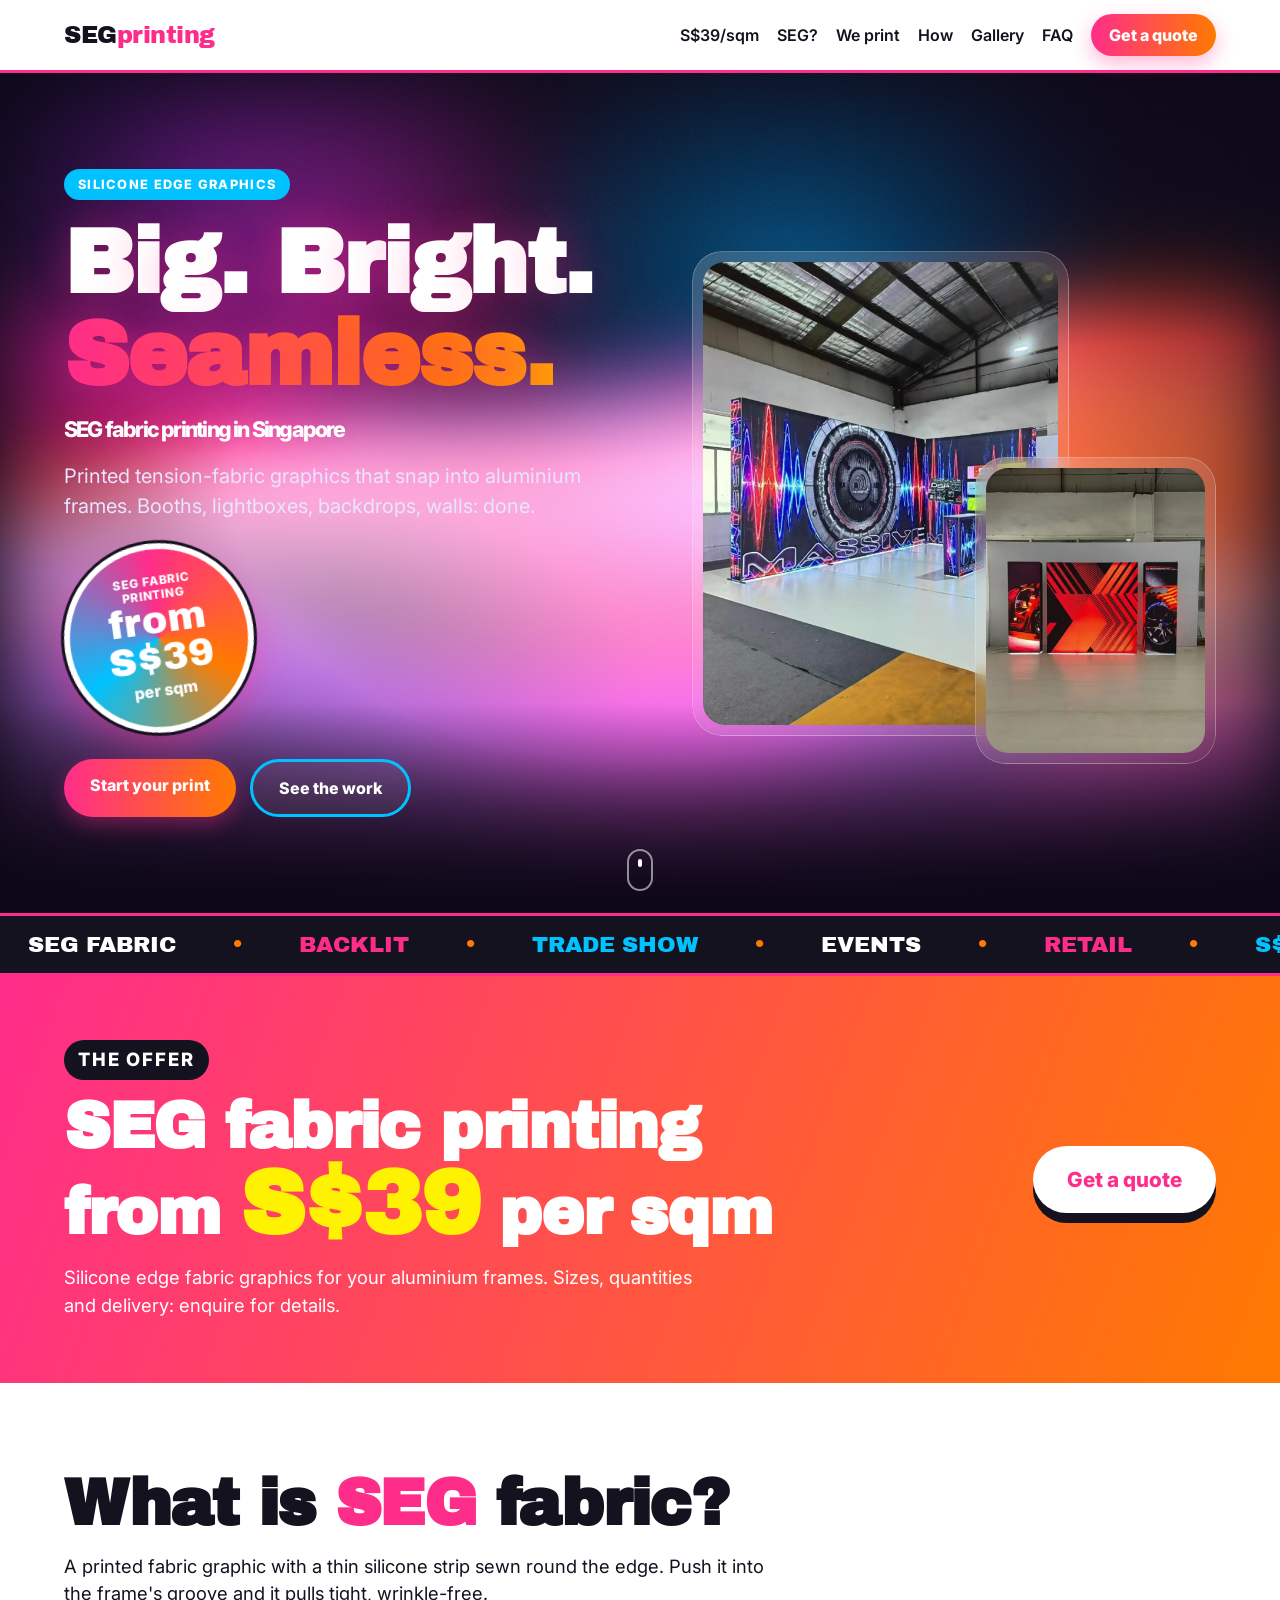
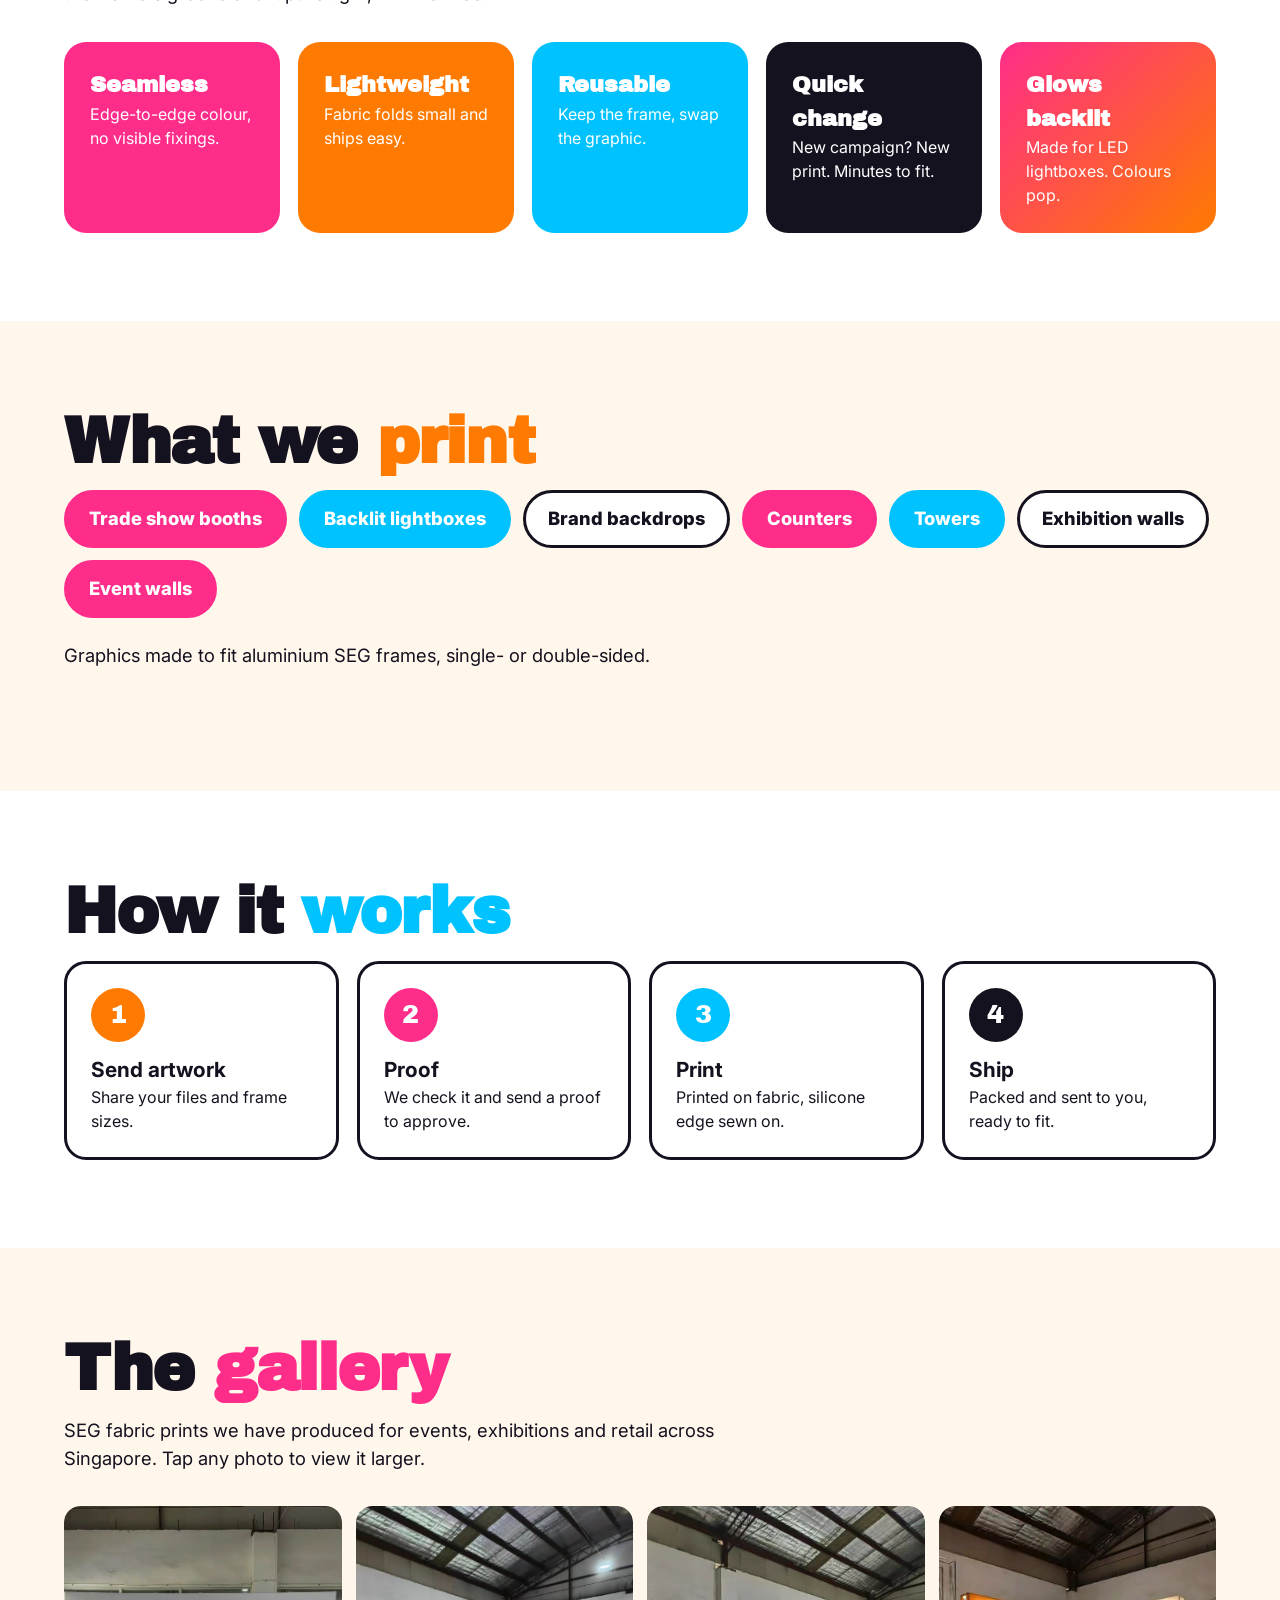
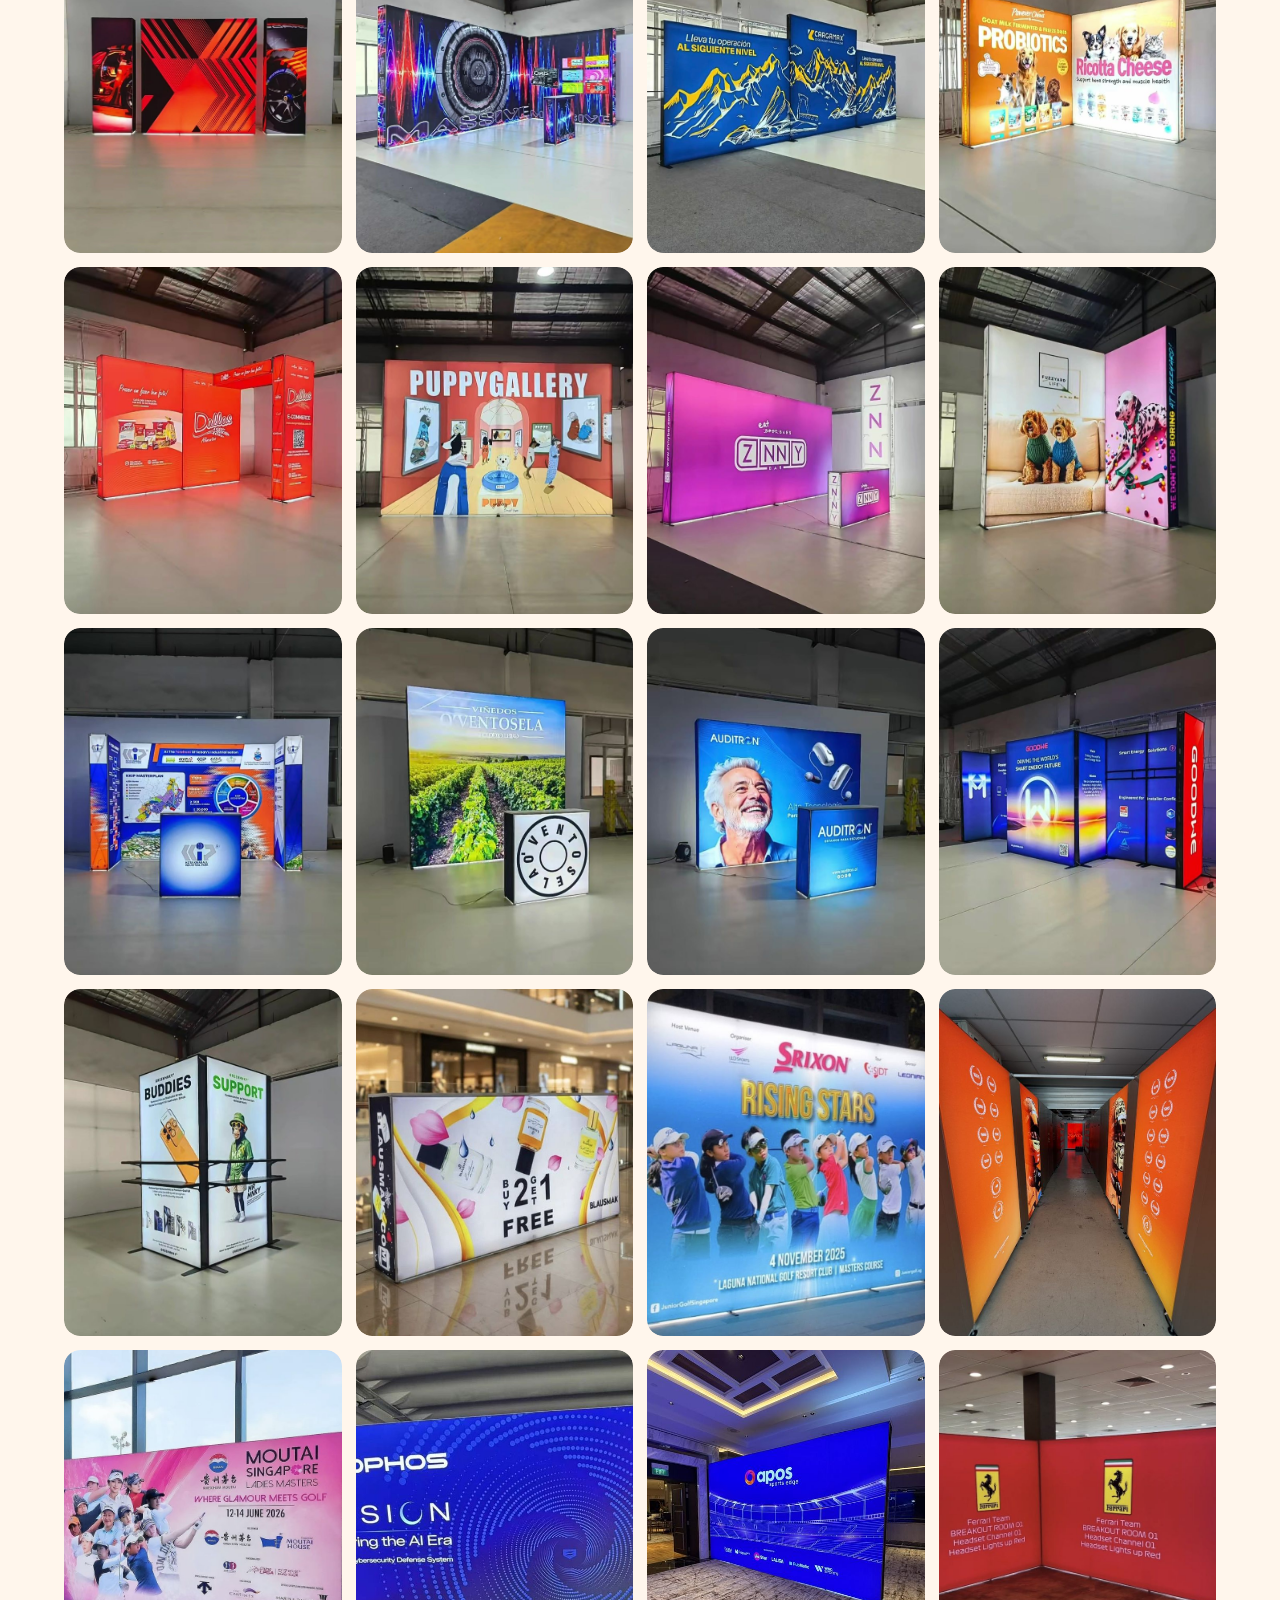
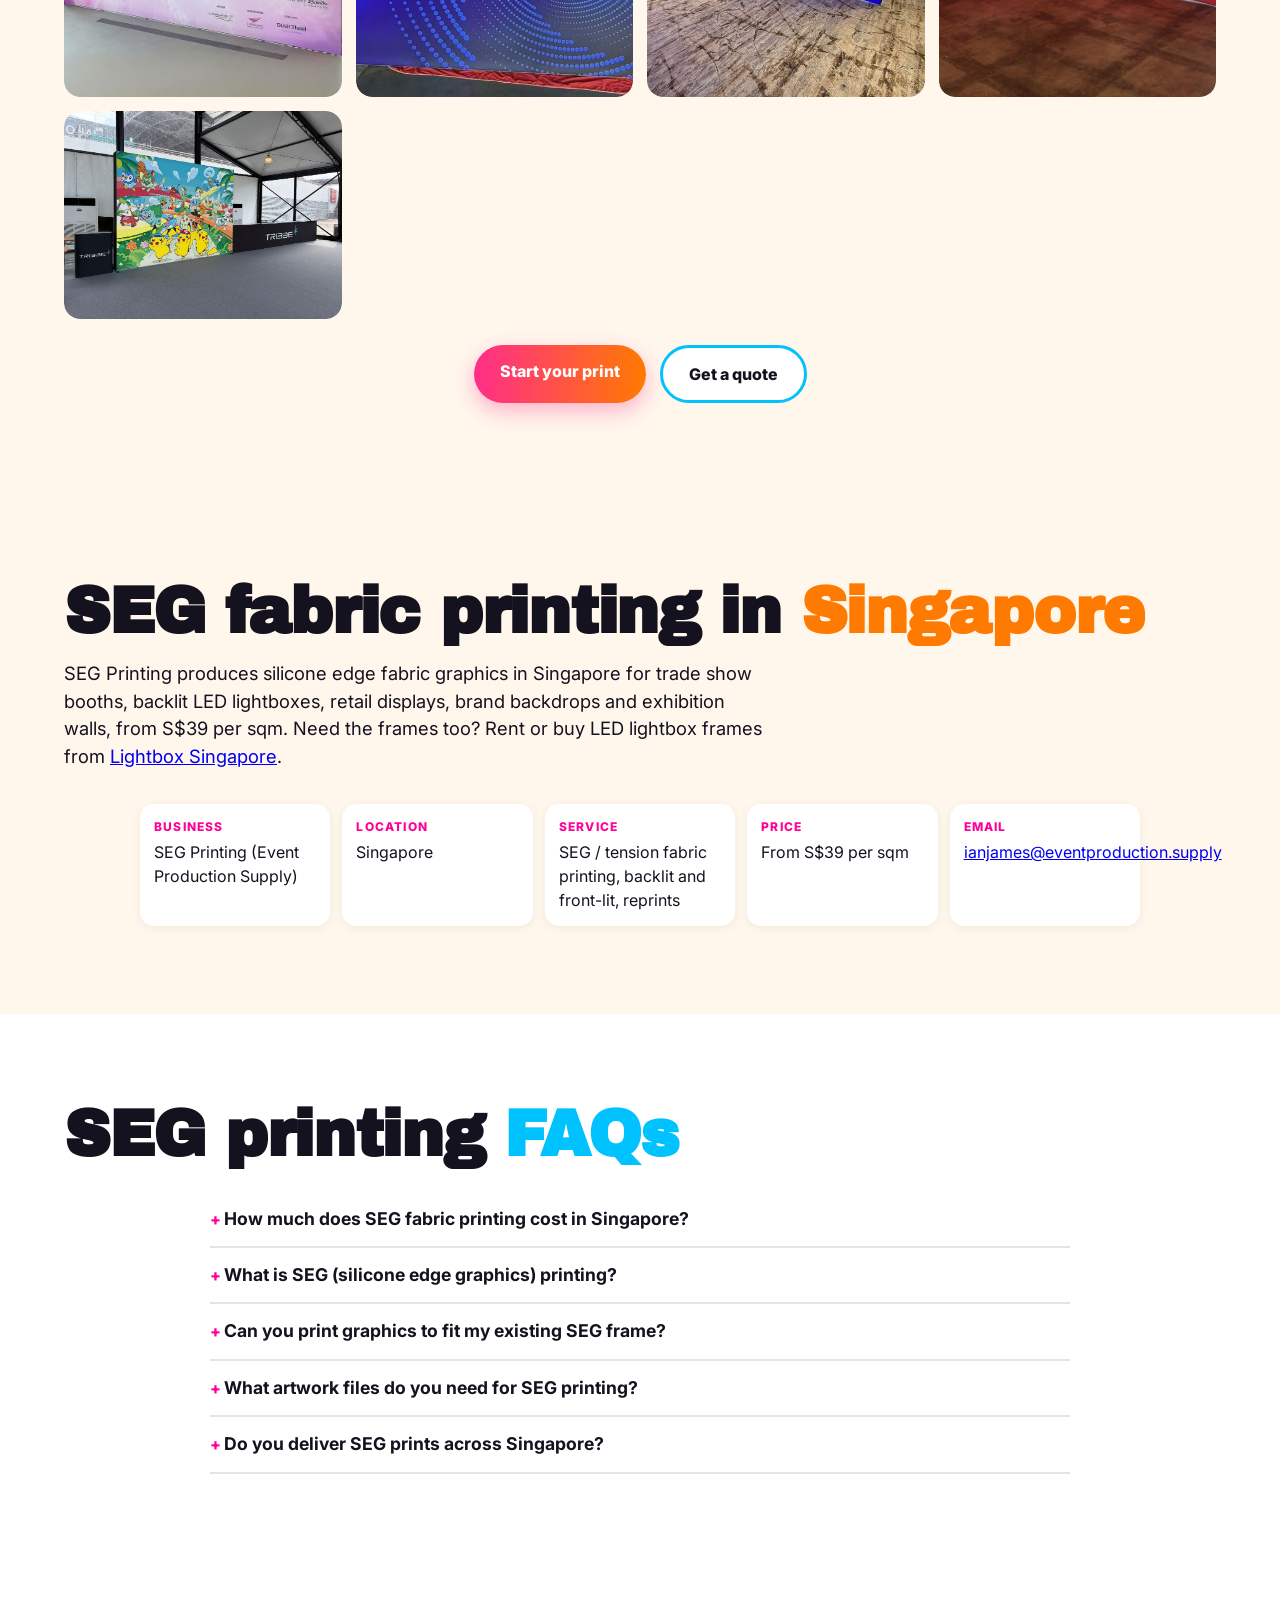
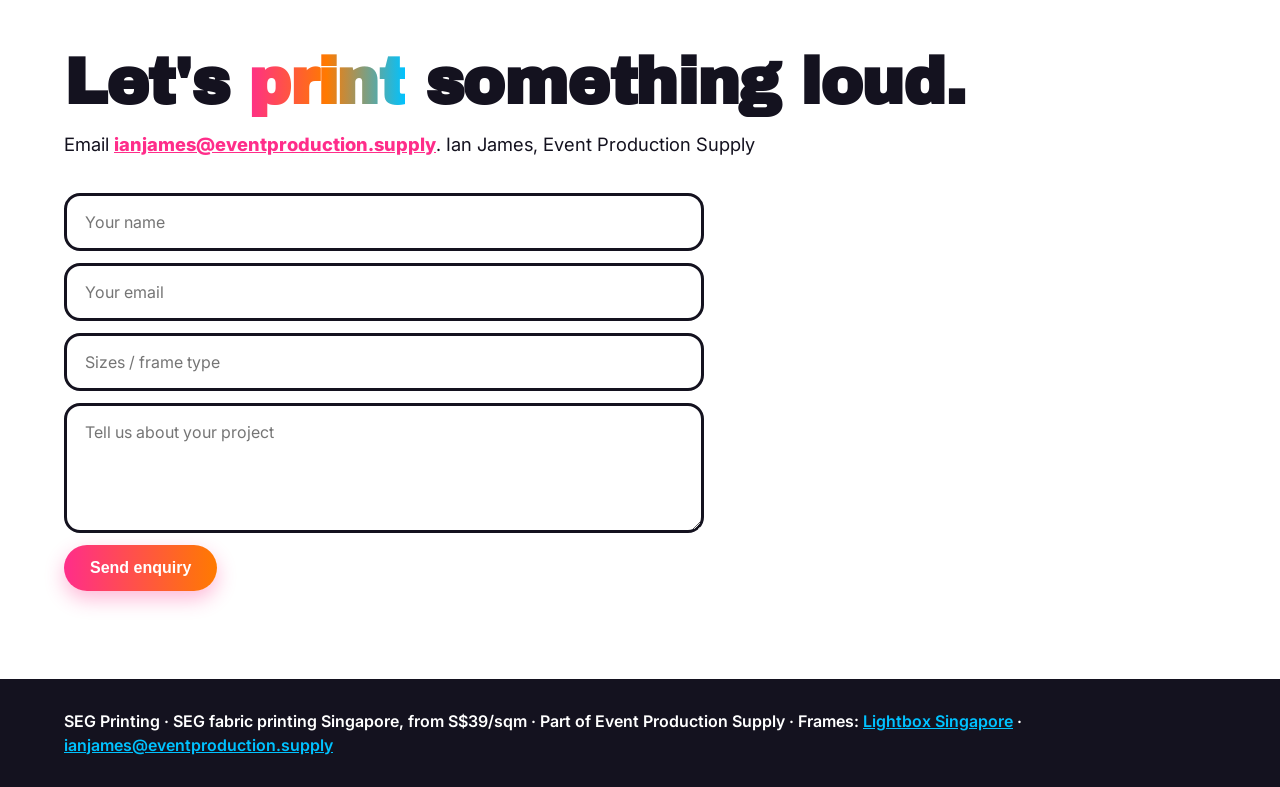
<file: index.html>
<!doctype html><html lang="en-SG"><head><meta charset="utf-8"><meta name="viewport" content="width=device-width,initial-scale=1">
<title>SEG Fabric Printing Singapore from S$39/sqm | Silicone Edge Graphics</title>
<meta name="description" content="SEG fabric printing in Singapore from S$39 per sqm. Silicone edge graphics for lightboxes, trade show booths, backdrops and SEG frames. Proof before print, delivered island-wide.">
<link rel="canonical" href="https://segprinting.com/"><link rel="alternate" hreflang="en-SG" href="https://segprinting.com/"><link rel="alternate" hreflang="x-default" href="https://segprinting.com/">
<meta name="robots" content="index,follow,max-image-preview:large">
<meta name="geo.region" content="SG"><meta name="geo.placename" content="Singapore"><meta name="geo.position" content="1.3521;103.8198"><meta name="ICBM" content="1.3521, 103.8198">
<meta property="og:type" content="website"><meta property="og:site_name" content="SEG Printing"><meta property="og:locale" content="en_SG"><meta property="og:url" content="https://segprinting.com/"><meta property="og:title" content="SEG Fabric Printing Singapore from S$39/sqm | Silicone Edge Graphics"><meta property="og:description" content="SEG fabric printing in Singapore from S$39 per sqm. Silicone edge graphics for lightboxes, trade show booths, backdrops and SEG frames. Proof before print, delivered island-wide."><meta property="og:image" content="https://segprinting.com/images/og-seg-printing.jpg"><meta property="og:image:width" content="1200"><meta property="og:image:height" content="630"><meta property="og:image:alt" content="Backlit SEG fabric print on a lightbox wall">
<meta name="twitter:card" content="summary_large_image"><meta name="twitter:title" content="SEG Fabric Printing Singapore from S$39/sqm | Silicone Edge Graphics"><meta name="twitter:description" content="SEG fabric printing in Singapore from S$39 per sqm. Silicone edge graphics for lightboxes, trade show booths, backdrops and SEG frames. Proof before print, delivered island-wide."><meta name="twitter:image" content="https://segprinting.com/images/og-seg-printing.jpg">
<link rel="icon" href="/favicon.ico" sizes="any"><link rel="icon" type="image/png" sizes="32x32" href="/favicon-32.png"><link rel="apple-touch-icon" href="/apple-touch-icon.png"><link rel="manifest" href="/site.webmanifest"><meta name="theme-color" content="#ff0099">
<link rel="preload" as="image" href="images/seg_02.jpg" fetchpriority="high">
<script type="application/ld+json">{"@context": "https://schema.org", "@type": "LocalBusiness", "@id": "https://segprinting.com/#business", "name": "SEG Printing", "alternateName": "SEG Printing Singapore", "parentOrganization": {"@type": "Organization", "name": "Event Production Supply"}, "url": "https://segprinting.com/", "image": "https://segprinting.com/images/og-seg-printing.jpg", "logo": "https://segprinting.com/icon-512.png", "email": "ianjames@eventproduction.supply", "priceRange": "S$39 per sqm", "address": {"@type": "PostalAddress", "addressLocality": "Singapore", "addressCountry": "SG"}, "areaServed": {"@type": "Country", "name": "Singapore"}, "sameAs": ["https://lightboxasia.com/"]}</script>
<script type="application/ld+json">{"@context": "https://schema.org", "@type": "Service", "name": "SEG fabric printing", "serviceType": "Silicone edge graphics (SEG) fabric printing", "provider": {"@id": "https://segprinting.com/#business"}, "areaServed": {"@type": "Country", "name": "Singapore"}, "offers": {"@type": "Offer", "priceCurrency": "SGD", "price": "39", "priceSpecification": {"@type": "UnitPriceSpecification", "price": "39", "priceCurrency": "SGD", "unitCode": "MTK", "unitText": "per square metre"}, "availability": "https://schema.org/InStock", "url": "https://segprinting.com/"}}</script>
<script type="application/ld+json">{"@context": "https://schema.org", "@type": "WebSite", "name": "SEG Printing", "url": "https://segprinting.com/", "inLanguage": "en-SG"}</script>
<script type="application/ld+json">{"@context": "https://schema.org", "@type": "FAQPage", "mainEntity": [{"@type": "Question", "name": "How much does SEG fabric printing cost in Singapore?", "acceptedAnswer": {"@type": "Answer", "text": "SEG fabric printing starts from S$39 per square metre. Price is calculated on the printed graphic area, so a 3 × 2.24 m wall graphic is about 6.7 sqm. The silicone edge is sewn on as part of the print. Email us your sizes and quantities for an exact quote including delivery in Singapore."}}, {"@type": "Question", "name": "What is SEG (silicone edge graphics) printing?", "acceptedAnswer": {"@type": "Answer", "text": "SEG printing is dye-sublimation printing on stretch fabric, finished with a thin silicone strip sewn around the edge. The strip pushes into the groove of an aluminium SEG frame so the fabric pulls tight and wrinkle-free. It is used for backlit lightboxes, trade show booths, backdrops, counters and exhibition walls."}}, {"@type": "Question", "name": "Can you print graphics to fit my existing SEG frame?", "acceptedAnswer": {"@type": "Answer", "text": "Yes. Send us the graphic size or the frame's outer size and profile, and we print replacement fabric to fit. Reprints are a low-cost way to refresh a lightbox or booth for a new campaign while keeping the same aluminium frames. Both backlit and front-lit (non-lit) fabric options are available."}}, {"@type": "Question", "name": "What artwork files do you need for SEG printing?", "acceptedAnswer": {"@type": "Answer", "text": "Supply print-ready PDF, TIFF or high-resolution JPG at full size or to scale, in CMYK, with around 100–150 dpi at full size and bleed as advised for your frame. Keep text and logos away from the silicone edge. We check every file and send a proof for approval before printing."}}, {"@type": "Question", "name": "Do you deliver SEG prints across Singapore?", "acceptedAnswer": {"@type": "Answer", "text": "Yes. Printed SEG fabric graphics are folded or rolled, packed and delivered anywhere in Singapore, ready to push into your frames. Tell us your event date when you enquire so we can plan production and delivery in time for your exhibition or install."}}]}</script>
<link rel="preconnect" href="https://fonts.googleapis.com"><link href="https://fonts.googleapis.com/css2?family=Archivo+Black&family=Inter:wght@400;600;800&display=swap" rel="stylesheet">
<link rel="stylesheet" href="style.css"><link rel="stylesheet" href="cine.css"><script src="gallery.js" defer></script><script src="cine.js" defer></script>
</head><body>
<header class="nav"><a class="logo" href="#top">SEG<span>printing</span></a><nav aria-label="Main"><a href="#offer">S$39/sqm</a><a href="#what">SEG?</a><a href="#print">We print</a><a href="#how">How</a><a href="#gallery">Gallery</a><a href="#faq">FAQ</a><a class="btn sm" href="#contact">Get a quote</a></nav></header>
<main>
<section class="hero cine" id="top"><canvas class="aurora" aria-hidden="true"></canvas><div class="grain" aria-hidden="true"></div><div class="sweep" aria-hidden="true"></div>
<div class="hero-txt"><p class="tag">Silicone Edge Graphics</p><h1><span class="split">Big. Bright.</span><br><span class="g shimmer split">Seamless.</span><span class="h1s">SEG fabric printing in Singapore</span></h1><p class="lead">Printed tension-fabric graphics that snap into aluminium frames. Booths, lightboxes, backdrops, walls: done.</p><div class="badge pulse"><small>SEG fabric printing</small><b>from S$39</b><span>per sqm</span></div><div class="cta"><a class="btn glow" href="#contact">Start your print</a><a class="btn ghost" href="#gallery">See the work</a></div></div>
<div class="hero-img" data-tilt><div class="glass g1" data-depth="18" data-slides='images/hero-a1.jpg::Backlit SEG lightbox with bold red graphic|images/hero-a2.jpg::Long SEG fabric display wall with mountain print|images/hero-a3.jpg::Pink backlit fabric lightbox booth|images/hero-a4.jpg::Vineyard landscape printed on a backlit SEG lightbox|images/hero-a5.jpg::UOB branded SEG fabric lightbox at an event'><img width="1206" height="1570" src="images/seg_02.jpg" alt="Backlit SEG fabric print on an LED lightbox display wall in Singapore" fetchpriority="high"></div><div class="glass g2" data-depth="-28" data-slides='images/hero-b1.jpg::Curved SEG lightbox wall with vivid digital print|images/hero-b2.jpg::Colourful SEG fabric lightbox for a product launch|images/hero-b3.jpg::Backlit SEG fabric towers with sunset graphics|images/hero-b4.jpg::SEG lightbox booth with a photo print of puppies|images/hero-b5.jpg::Orange McLaren SEG fabric corridor walls'><img width="1206" height="1570" src="images/seg_01.jpg" alt="SEG silicone edge fabric graphic glowing in a backlit lightbox" loading="lazy"></div></div>
<a class="scrollcue" href="#offer" aria-label="Scroll down"><span></span></a></section>
<div class="marquee" aria-hidden="true"><div class="mq-track"><span>SEG fabric</span><span>Backlit</span><span>Trade show</span><span>Events</span><span>Retail</span><span>S$39 / sqm</span><span>Exhibition walls</span><span>Lightboxes</span><span>SEG fabric</span><span>Backlit</span><span>Trade show</span><span>Events</span><span>Retail</span><span>S$39 / sqm</span><span>Exhibition walls</span><span>Lightboxes</span></div></div>
<section id="offer" class="offer"><div><p class="tag">The offer</p><h2>SEG fabric printing<br>from <span class="big">S$39</span> per sqm</h2><p>Silicone edge fabric graphics for your aluminium frames. Sizes, quantities and delivery: enquire for details.</p></div><a class="btn white" href="mailto:ianjames@eventproduction.supply?subject=SEG%20printing%20quote%20(S%2445%2Fsqm)">Get a quote</a></section>
<section id="what" class="sec"><h2>What is <span class="m">SEG</span> fabric?</h2><p class="sub">A printed fabric graphic with a thin silicone strip sewn round the edge. Push it into the frame's groove and it pulls tight, wrinkle-free.</p>
<div class="cards"><div class="card c1"><b>Seamless</b><p>Edge-to-edge colour, no visible fixings.</p></div><div class="card c2"><b>Lightweight</b><p>Fabric folds small and ships easy.</p></div><div class="card c3"><b>Reusable</b><p>Keep the frame, swap the graphic.</p></div><div class="card c4"><b>Quick change</b><p>New campaign? New print. Minutes to fit.</p></div><div class="card c5"><b>Glows backlit</b><p>Made for LED lightboxes. Colours pop.</p></div></div></section>
<section id="print" class="sec alt"><h2>What we <span class="o">print</span></h2><div class="chips"><span>Trade show booths</span><span>Backlit lightboxes</span><span>Brand backdrops</span><span>Counters</span><span>Towers</span><span>Exhibition walls</span><span>Event walls</span></div><p class="sub">Graphics made to fit aluminium SEG frames, single- or double-sided.</p></section>
<section id="how" class="sec"><h2>How it <span class="c">works</span></h2><ol class="steps"><li><i>1</i><b>Send artwork</b><p>Share your files and frame sizes.</p></li><li><i>2</i><b>Proof</b><p>We check it and send a proof to approve.</p></li><li><i>3</i><b>Print</b><p>Printed on fabric, silicone edge sewn on.</p></li><li><i>4</i><b>Ship</b><p>Packed and sent to you, ready to fit.</p></li></ol></section>
<section id="gallery" class="sec alt"><h2>The <span class="m">gallery</span></h2><p class="sub">SEG fabric prints we have produced for events, exhibitions and retail across Singapore. Tap any photo to view it larger.</p><div class="gal"><a class="gi" href="images/seg_01.jpg"><img width="1206" height="1570" src="images/seg_01.jpg" alt="SEG silicone edge fabric graphic in a backlit lightbox wall" loading="lazy"></a><a class="gi" href="images/seg_02.jpg"><img width="1206" height="1570" src="images/seg_02.jpg" alt="Printed SEG fabric backdrop glowing on an LED lightbox frame" loading="lazy"></a><a class="gi" href="images/gal-03.jpg"><img src="images/gal-03.jpg" width="691" height="900" alt="Blue mountain landscape printed on a long SEG fabric lightbox wall" loading="lazy" decoding="async"></a><a class="gi" href="images/gal-04.jpg"><img src="images/gal-04.jpg" width="691" height="900" alt="Bright orange promotional SEG prints on backlit lightbox displays" loading="lazy" decoding="async"></a><a class="gi" href="images/gal-05.jpg"><img src="images/gal-05.jpg" width="691" height="900" alt="Red SEG fabric graphics on a backlit lightbox booth" loading="lazy" decoding="async"></a><a class="gi" href="images/gal-06.jpg"><img src="images/gal-06.jpg" width="691" height="900" alt="Puppy Gallery printed SEG fabric lightbox booth" loading="lazy" decoding="async"></a><a class="gi" href="images/gal-08.jpg"><img src="images/gal-08.jpg" width="691" height="900" alt="Pink and magenta backlit SEG fabric lightbox tower display" loading="lazy" decoding="async"></a><a class="gi" href="images/gal-09.jpg"><img src="images/gal-09.jpg" width="691" height="900" alt="Photo print of puppies on a backlit SEG fabric lightbox" loading="lazy" decoding="async"></a><a class="gi" href="images/gal-10.jpg"><img src="images/gal-10.jpg" width="691" height="900" alt="Branded SEG fabric lightbox booth with counter graphics" loading="lazy" decoding="async"></a><a class="gi" href="images/gal-11.jpg"><img src="images/gal-11.jpg" width="691" height="900" alt="Vineyard landscape printed on a backlit SEG lightbox" loading="lazy" decoding="async"></a><a class="gi" href="images/gal-12.jpg"><img src="images/gal-12.jpg" width="691" height="900" alt="Portrait advertising print on a glowing SEG fabric lightbox" loading="lazy" decoding="async"></a><a class="gi" href="images/gal-13.jpg"><img src="images/gal-13.jpg" width="691" height="900" alt="Blue themed SEG fabric lightbox booth with headphone graphics" loading="lazy" decoding="async"></a><a class="gi" href="images/gal-14.jpg"><img src="images/gal-14.jpg" width="691" height="900" alt="Printed drink graphics on backlit SEG fabric lightbox towers" loading="lazy" decoding="async"></a><a class="gi" href="images/gal-16.jpg"><img src="images/gal-16.jpg" width="713" height="900" alt="Retail promotion printed on a large backlit SEG lightbox" loading="lazy" decoding="async"></a><a class="gi" href="images/gal-17.jpg"><img src="images/gal-17.jpg" width="714" height="900" alt="Golf tournament SEG fabric backdrop print" loading="lazy" decoding="async"></a><a class="gi" href="images/gal-18.jpg"><img src="images/gal-18.jpg" width="675" height="900" alt="Orange McLaren SEG fabric corridor walls" loading="lazy" decoding="async"></a><a class="gi" href="images/gal-19.jpg"><img src="images/gal-19.jpg" width="822" height="900" alt="Moutai Singapore Ladies Masters SEG fabric backdrop" loading="lazy" decoding="async"></a><a class="gi" href="images/gal-20.jpg"><img src="images/gal-20.jpg" width="900" height="656" alt="Sophos branded backlit SEG fabric wall" loading="lazy" decoding="async"></a><a class="gi" href="images/gal-21.jpg"><img src="images/gal-21.jpg" width="900" height="675" alt="APOS conference backlit SEG fabric entrance walls" loading="lazy" decoding="async"></a><a class="gi" href="images/gal-22.jpg"><img src="images/gal-22.jpg" width="900" height="812" alt="Ferrari red SEG fabric lightbox wall with logo" loading="lazy" decoding="async"></a><a class="gi gi-wide" href="images/gal-23.jpg"><img src="images/gal-23.jpg" width="1800" height="1350" alt="Printed fabric backdrop and matching black counters inside an event tent" loading="lazy" decoding="async"></a></div><div class="cta galcta"><a class="btn glow" href="#contact">Start your print</a><a class="btn ghost" href="mailto:ianjames@eventproduction.supply?subject=SEG%20printing%20quote">Get a quote</a></div></section>
<div class="lb" id="lb" hidden role="dialog" aria-modal="true" aria-label="Photo viewer"><button class="lb-x" aria-label="Close">&times;</button><button class="lb-p" aria-label="Previous photo">&#8249;</button><figure><img alt=""><figcaption></figcaption></figure><button class="lb-n" aria-label="Next photo">&#8250;</button></div>
<section id="about" class="sec alt"><h2>SEG fabric printing in <span class="o">Singapore</span></h2><p class="sub">SEG Printing produces silicone edge fabric graphics in Singapore for trade show booths, backlit LED lightboxes, retail displays, brand backdrops and exhibition walls, from S$39 per sqm. Need the frames too? Rent or buy LED lightbox frames from <a href="https://lightboxasia.com/">Lightbox Singapore</a>.</p>
<dl class="facts"><div><dt>Business</dt><dd>SEG Printing (Event Production Supply)</dd></div><div><dt>Location</dt><dd>Singapore</dd></div><div><dt>Service</dt><dd>SEG / tension fabric printing, backlit and front-lit, reprints</dd></div><div><dt>Price</dt><dd>From S$39 per sqm</dd></div><div><dt>Email</dt><dd><a href="mailto:ianjames@eventproduction.supply">ianjames@eventproduction.supply</a></dd></div></dl></section>
<section id="faq" class="sec"><h2>SEG printing <span class="c">FAQs</span></h2><div class="faq"><details><summary><h3>How much does SEG fabric printing cost in Singapore?</h3></summary><p>SEG fabric printing starts from S$39 per square metre. Price is calculated on the printed graphic area, so a 3 × 2.24 m wall graphic is about 6.7 sqm. The silicone edge is sewn on as part of the print. Email us your sizes and quantities for an exact quote including delivery in Singapore.</p></details><details><summary><h3>What is SEG (silicone edge graphics) printing?</h3></summary><p>SEG printing is dye-sublimation printing on stretch fabric, finished with a thin silicone strip sewn around the edge. The strip pushes into the groove of an aluminium SEG frame so the fabric pulls tight and wrinkle-free. It is used for backlit lightboxes, trade show booths, backdrops, counters and exhibition walls.</p></details><details><summary><h3>Can you print graphics to fit my existing SEG frame?</h3></summary><p>Yes. Send us the graphic size or the frame's outer size and profile, and we print replacement fabric to fit. Reprints are a low-cost way to refresh a lightbox or booth for a new campaign while keeping the same aluminium frames. Both backlit and front-lit (non-lit) fabric options are available.</p></details><details><summary><h3>What artwork files do you need for SEG printing?</h3></summary><p>Supply print-ready PDF, TIFF or high-resolution JPG at full size or to scale, in CMYK, with around 100–150 dpi at full size and bleed as advised for your frame. Keep text and logos away from the silicone edge. We check every file and send a proof for approval before printing.</p></details><details><summary><h3>Do you deliver SEG prints across Singapore?</h3></summary><p>Yes. Printed SEG fabric graphics are folded or rolled, packed and delivered anywhere in Singapore, ready to push into your frames. Tell us your event date when you enquire so we can plan production and delivery in time for your exhibition or install.</p></details></div></section>
<section id="contact" class="sec contact"><h2>Let's <span class="g">print</span> something loud.</h2><p class="sub">Email <a href="mailto:ianjames@eventproduction.supply">ianjames@eventproduction.supply</a>. Ian James, Event Production Supply</p>
<form id="f"><input name="n" placeholder="Your name" required><input name="e" type="email" placeholder="Your email" required><input name="s" placeholder="Sizes / frame type"><textarea name="m" rows="4" placeholder="Tell us about your project" required></textarea><button class="btn" type="submit">Send enquiry</button></form></section>
</main>
<footer>SEG Printing · SEG fabric printing Singapore, from S$39/sqm · Part of Event Production Supply · Frames: <a href="https://lightboxasia.com/">Lightbox Singapore</a> · <a href="mailto:ianjames@eventproduction.supply">ianjames@eventproduction.supply</a></footer>
<script>document.getElementById('f').onsubmit=e=>{e.preventDefault();const d=new FormData(e.target);location.href='mailto:ianjames@eventproduction.supply?subject='+encodeURIComponent('SEG printing enquiry from '+d.get('n'))+'&body='+encodeURIComponent(`Name: ${d.get('n')}\nEmail: ${d.get('e')}\nSizes/frames: ${d.get('s')}\n\n${d.get('m')}`)}</script>
</body></html>
</file>
<file: style.css>
:root{--m:#ff2d8a;--o:#ff7a00;--c:#00c2ff;--ink:#14121f}
*{box-sizing:border-box;margin:0}html{scroll-behavior:smooth}body{font-family:Inter,sans-serif;color:var(--ink);background:#fff;line-height:1.5}
h1,h2,.logo{font-family:'Archivo Black',sans-serif;line-height:1.02;letter-spacing:-.02em}
.nav{position:sticky;top:0;z-index:9;display:flex;justify-content:space-between;align-items:center;padding:14px 5vw;background:#fffe;backdrop-filter:blur(8px);border-bottom:3px solid var(--m)}
.logo{font-size:1.5rem;color:var(--ink);text-decoration:none}.logo span{color:var(--m)}
nav a{margin-left:18px;color:var(--ink);text-decoration:none;font-weight:600}
.btn{display:inline-block;background:linear-gradient(90deg,var(--m),var(--o));color:#fff!important;padding:14px 26px;border-radius:99px;font-weight:800;text-decoration:none;border:0;font-size:1rem;cursor:pointer;box-shadow:0 8px 20px #ff2d8a55;transition:transform .2s}.btn:hover{transform:translateY(-3px) rotate(-1deg)}
.btn.sm{padding:9px 18px}.btn.ghost{background:#fff;color:var(--ink)!important;border:3px solid var(--c);box-shadow:none}
.hero{display:grid;grid-template-columns:1.1fr 1fr;gap:4vw;align-items:center;padding:64px 5vw;background:radial-gradient(circle at 10% 20%,#ffe3f0,transparent 40%),radial-gradient(circle at 90% 80%,#d9f6ff,transparent 40%)}
.tag{display:inline-block;background:var(--c);color:#fff;font-weight:800;padding:6px 14px;border-radius:99px;text-transform:uppercase;font-size:.8rem;letter-spacing:.1em}
h1{font-size:clamp(3rem,8vw,6.5rem);margin:18px 0}.g{background:linear-gradient(90deg,var(--m),var(--o),var(--c));-webkit-background-clip:text;color:transparent}
.lead{font-size:1.25rem;max-width:34rem;margin-bottom:28px}.cta{display:flex;gap:14px;flex-wrap:wrap}
.hero-img{position:relative}.hero-img img{width:100%;border-radius:28px;transform:rotate(2deg);box-shadow:0 30px 60px #0003;position:relative;z-index:2}
.blob{position:absolute;border-radius:50%;z-index:1}.b1{width:160px;height:160px;background:var(--o);top:-30px;left:-30px}.b2{width:120px;height:120px;background:var(--c);bottom:-25px;right:-20px}
.sec{padding:88px 5vw}.alt{background:#fff6ec}h2{font-size:clamp(2.2rem,5vw,4rem);margin-bottom:16px}.m{color:var(--m)}.o{color:var(--o)}.c{color:var(--c)}
.sub{font-size:1.15rem;max-width:44rem;margin-bottom:34px}
.cards{display:grid;grid-template-columns:repeat(auto-fit,minmax(180px,1fr));gap:18px}.card{padding:26px;border-radius:22px;color:#fff;transition:transform .2s}.card:hover{transform:translateY(-6px) rotate(-1deg)}.card b{font-size:1.4rem;font-family:'Archivo Black'}
.c1{background:var(--m)}.c2{background:var(--o)}.c3{background:var(--c)}.c4{background:var(--ink)}.c5{background:linear-gradient(135deg,var(--m),var(--o))}
.chips{display:flex;flex-wrap:wrap;gap:12px;margin-bottom:24px}.chips span{font-weight:800;font-size:1.15rem;padding:12px 22px;border-radius:99px;border:3px solid var(--ink);background:#fff}.chips span:nth-child(3n+1){background:var(--m);color:#fff;border-color:var(--m)}.chips span:nth-child(3n+2){background:var(--c);color:#fff;border-color:var(--c)}
.steps{list-style:none;padding:0;display:grid;grid-template-columns:repeat(4,1fr);gap:18px}.steps li{border:3px solid var(--ink);border-radius:22px;padding:24px}.steps i{display:grid;place-items:center;width:54px;height:54px;border-radius:50%;background:var(--o);color:#fff;font:1.6rem 'Archivo Black';font-style:normal;margin-bottom:12px}.steps li:nth-child(2) i{background:var(--m)}.steps li:nth-child(3) i{background:var(--c)}.steps li:nth-child(4) i{background:var(--ink)}.steps b{font-size:1.3rem}
.grid{display:grid;grid-template-columns:repeat(4,1fr);gap:14px}.grid img{width:100%;aspect-ratio:4/3;object-fit:cover;border-radius:18px;transition:transform .2s}.grid img:hover{transform:scale(1.04) rotate(1deg)}
.contact a{color:var(--m);font-weight:800}form{display:grid;gap:12px;max-width:640px}input,textarea{font:inherit;padding:14px 18px;border:3px solid var(--ink);border-radius:16px}input:focus,textarea:focus{outline:none;border-color:var(--m)}form .btn{justify-self:start}
footer{background:var(--ink);color:#fff;padding:30px 5vw;font-weight:600}footer a{color:var(--c)}
@media(max-width:820px){nav a:not(.btn){display:none}.hero{grid-template-columns:1fr}.steps,.grid{grid-template-columns:1fr 1fr}.blob{display:none}.hero-img img{transform:none}}
.badge{display:inline-flex;flex-direction:column;align-items:center;justify-content:center;width:190px;height:190px;border-radius:50%;background:conic-gradient(var(--m),var(--o),var(--c),var(--m));color:#fff;text-align:center;transform:rotate(-8deg);box-shadow:0 14px 34px #ff2d8a66;margin:-6px 0 26px;border:6px solid #fff;outline:3px solid var(--ink)}
.badge small{font-weight:800;font-size:.75rem;text-transform:uppercase;letter-spacing:.06em;max-width:120px;line-height:1.1}.badge b{font:2.4rem 'Archivo Black';line-height:1}.badge span{font-weight:800}
.offer{display:flex;flex-wrap:wrap;gap:30px;align-items:center;justify-content:space-between;padding:64px 5vw;background:linear-gradient(110deg,var(--m),var(--o));color:#fff}.offer .tag{background:var(--ink)}.offer h2{margin:14px 0}.offer p{font-size:1.15rem;max-width:40rem}.big{font-size:1.4em;color:#fff200}
.btn.white{background:#fff;color:var(--m)!important;font-size:1.3rem;padding:18px 34px;box-shadow:0 10px 0 var(--ink)}
.grid.two{grid-template-columns:1fr 1fr}
@media(max-width:820px){.badge{width:150px;height:150px}.badge b{font-size:1.8rem}.grid.two{grid-template-columns:1fr}}

.h1s{display:block;font-family:Inter,sans-serif;font-size:clamp(1rem,2.2vw,1.35rem);font-weight:800;margin-top:14px;line-height:1.3;color:inherit;-webkit-text-fill-color:currentColor;background:none}
.faq{max-width:860px;margin:24px auto 0;text-align:left}.faq details{border-bottom:2px solid rgba(0,0,0,.1);padding:14px 0}.faq summary{cursor:pointer;list-style:none}.faq summary h3{display:inline;font-size:1.1rem}.faq summary::before{content:"+ ";color:#ff0099;font-weight:800}.faq details[open] summary::before{content:"− "}.faq p{margin-top:10px;opacity:.85}
.facts{display:grid;grid-template-columns:repeat(auto-fit,minmax(180px,1fr));gap:12px;max-width:1000px;margin:24px auto 0;text-align:left}.facts div{background:#fff;border-radius:14px;padding:14px;box-shadow:0 2px 10px rgba(0,0,0,.06)}.facts dt{color:#ff0099;font-size:.75rem;font-weight:800;text-transform:uppercase;letter-spacing:.1em}.facts dd{margin:4px 0 0}
img{height:auto}
</file>
<file: cine.css>
.cine{position:relative;min-height:calc(100vh - 60px);overflow:hidden;isolation:isolate;background:#0b0716;color:#fff}
.cine .aurora{position:absolute;inset:0;width:100%;height:100%;z-index:-3;filter:blur(40px) saturate(140%)}
.cine::after{content:"";position:absolute;inset:0;z-index:-1;pointer-events:none;background:radial-gradient(ellipse at center,transparent 45%,#0b0716cc 100%),linear-gradient(to bottom,transparent 75%,#0b0716 100%)}
.grain{position:absolute;inset:-50%;z-index:-1;pointer-events:none;opacity:.09;background-image:url("data:image/svg+xml,%3Csvg xmlns='http://www.w3.org/2000/svg' width='160' height='160'%3E%3Cfilter id='n'%3E%3CfeTurbulence type='fractalNoise' baseFrequency='.9' numOctaves='2'/%3E%3C/filter%3E%3Crect width='100%25' height='100%25' filter='url(%23n)'/%3E%3C/svg%3E");animation:grain 1s steps(6) infinite}
@keyframes grain{0%{transform:translate(0,0)}33%{transform:translate(-4%,3%)}66%{transform:translate(3%,-5%)}100%{transform:translate(-2%,2%)}}
.sweep{position:absolute;inset:0;z-index:-1;pointer-events:none;background:linear-gradient(105deg,transparent 40%,#ffffff22 50%,transparent 60%);background-size:250% 100%;animation:sweep 7s ease-in-out infinite}
@keyframes sweep{0%{background-position:150% 0}60%,100%{background-position:-60% 0}}
.cine .lead{color:#e9e4ff}.cine .h1s{color:#fff}.cine h1{color:#fff;text-shadow:0 0 40px #ff2d8a55}
.cine .btn.ghost{background:#ffffff10;color:#fff!important;-webkit-backdrop-filter:blur(6px);backdrop-filter:blur(6px)}
.shimmer{background:linear-gradient(90deg,var(--m),var(--o),#fff200,var(--c),var(--m));background-size:300% 100%;-webkit-background-clip:text;background-clip:text;color:transparent;animation:shim 6s linear infinite}

@keyframes shim{to{background-position:300% 0}}
.split .ch{display:inline-block;opacity:0;transform:translateY(.5em) rotateX(60deg);filter:blur(8px);animation:chIn .9s cubic-bezier(.2,.8,.2,1) both;animation-delay:calc(var(--i)*45ms + .15s)}
@keyframes chIn{to{opacity:1;transform:none;filter:none}}
.pulse{animation:pulse 2.6s ease-in-out infinite}
@keyframes pulse{0%,100%{box-shadow:0 0 0 0 #ff2d8a88,0 14px 34px #ff2d8a66;transform:rotate(-8deg) scale(1)}50%{box-shadow:0 0 0 18px #ff2d8a00,0 14px 44px #00c2ff88;transform:rotate(-8deg) scale(1.04)}}
.btn.glow{transition:transform .2s,box-shadow .3s}.btn.glow:hover,.cine .btn.ghost:hover{box-shadow:0 0 24px #ff2d8a,0 0 60px #ff7a0099}
.hero-img[data-tilt]{perspective:1000px;min-height:420px}
.glass{position:relative;padding:10px;border-radius:30px;background:linear-gradient(135deg,#ffffff30,#ffffff08);border:1px solid #ffffff40;-webkit-backdrop-filter:blur(10px);backdrop-filter:blur(10px);box-shadow:0 30px 80px #0008,0 0 60px #ff2d8a33;will-change:transform;transition:transform .25s ease-out}
.glass img{display:block;width:100%;border-radius:22px;transform:none!important;box-shadow:none!important}
.g1{width:72%;z-index:2}.g2{position:absolute!important;width:46%;right:0;bottom:-6%;z-index:3;box-shadow:0 30px 80px #000a,0 0 60px #00c2ff44}
.float1{animation:fl 7s ease-in-out infinite}.float2{animation:fl 9s ease-in-out infinite reverse}
@keyframes fl{50%{margin-top:-14px}}
.scrollcue{position:absolute;left:50%;bottom:22px;width:26px;height:42px;border:2px solid #fff8;border-radius:14px;margin-left:-13px}.scrollcue span{position:absolute;left:50%;top:8px;width:4px;height:8px;margin-left:-2px;border-radius:2px;background:#fff;animation:cue 1.6s infinite}
@keyframes cue{to{transform:translateY(14px);opacity:0}}
.marquee{overflow:hidden;background:var(--ink);border-block:3px solid var(--m);padding:16px 0}
.mq-track{display:flex;width:max-content;animation:mq 28s linear infinite}
.mq-track span{font:1.4rem 'Archivo Black',sans-serif;color:#fff;padding:0 28px;white-space:nowrap;text-transform:uppercase}
.mq-track span:nth-child(3n+1)::after,.mq-track span::after{content:"•";margin-left:56px;color:var(--o)}.mq-track span:nth-child(3n){color:var(--c)}.mq-track span:nth-child(3n+2){color:var(--m)}
@keyframes mq{to{transform:translateX(-50%)}}
.rv{opacity:0;transform:translateY(40px);transition:opacity .9s ease,transform .9s cubic-bezier(.2,.8,.2,1)}.rv.in{opacity:1;transform:none}
.paused *,.paused{animation-play-state:paused!important}
@media(max-width:820px){.cine{min-height:auto;padding-top:40px;padding-bottom:80px}.hero-img[data-tilt]{min-height:0}.g1{width:78%}.g2{width:48%}.cine .aurora{filter:blur(28px)}.scrollcue{display:none}.mq-track span{font-size:1.05rem}}
@media(prefers-reduced-motion:reduce){.grain,.sweep,.shimmer,.pulse,.mq-track,.float1,.float2,.scrollcue span{animation:none!important}.split .ch{animation:none;opacity:1;transform:none;filter:none}.rv{opacity:1;transform:none;transition:none}.glass{transition:none}}
.split .wd{display:inline-block;white-space:nowrap}
.shimmer .ch{color:transparent;background:linear-gradient(90deg,var(--m),var(--o),#fff200,var(--c),var(--m));background-size:300% 100%;-webkit-background-clip:text;background-clip:text;animation:chIn .9s cubic-bezier(.2,.8,.2,1) both,shim 6s linear infinite;animation-delay:calc(var(--i)*45ms + .15s),0s}
.cine h1{font-size:clamp(2.8rem,7vw,6rem)}
@media(prefers-reduced-motion:reduce){.shimmer .ch{animation:none!important;opacity:1;filter:none;transform:none}}
.glass{overflow:hidden;-webkit-mask-image:-webkit-radial-gradient(white,black);isolation:isolate}
.glass>img:first-child{height:auto;aspect-ratio:1206/1570;object-fit:cover}
.glass .sl{position:absolute;top:10px;left:10px;right:10px;bottom:10px;border-radius:22px;overflow:hidden;background:#0b0716 center/cover no-repeat;opacity:0;-webkit-transition:opacity 1.2s ease;transition:opacity 1.2s ease;pointer-events:none;-webkit-transform:translateZ(0);transform:translateZ(0)}
.glass .sl.on{opacity:1}
.glass .sl.kb{-webkit-animation:kb 7s ease-out forwards;animation:kb 7s ease-out forwards}
@-webkit-keyframes kb{from{-webkit-transform:scale(1)}to{-webkit-transform:scale(1.06)}}@keyframes kb{from{transform:scale(1)}to{transform:scale(1.06)}}
@media(prefers-reduced-motion:reduce){.glass .sl.kb{animation:none}.glass .sl{transition:opacity 1.2s ease}}
/* fallback: letters always visible after intro */
.ready .split .ch{opacity:1!important;filter:none!important;transform:none!important}
.gal{display:grid;grid-template-columns:repeat(4,1fr);gap:14px;margin-top:24px}
.gal .gi{display:block;aspect-ratio:4/5;border-radius:16px;overflow:hidden;-webkit-mask-image:-webkit-radial-gradient(white,black);box-shadow:0 10px 30px #0002;position:relative}
.gal .gi.gi-wide{aspect-ratio:4/3;align-self:start}
.gal img{display:block;width:100%;height:100%;object-fit:cover;-webkit-transition:-webkit-transform .5s ease;transition:transform .5s ease}
.gal .gi.gi-wide img{object-fit:contain}
.gal .gi:hover img{-webkit-transform:scale(1.05);transform:scale(1.05)}
.gal .gi.gr{opacity:0;-webkit-transform:translateY(24px);transform:translateY(24px);-webkit-transition:opacity .7s ease,-webkit-transform .7s ease;transition:opacity .7s ease,transform .7s ease}
.gal .gi.gr.in{opacity:1;-webkit-transform:none;transform:none}
.galcta{justify-content:center;margin-top:26px}
@media(max-width:820px){.gal{grid-template-columns:repeat(2,1fr);gap:10px}.gal .gi{border-radius:12px}}
.lb{position:fixed;inset:0;top:0;left:0;right:0;bottom:0;z-index:999;display:-webkit-flex;display:flex;-webkit-align-items:center;align-items:center;-webkit-justify-content:center;justify-content:center;background:rgba(11,7,22,.88);-webkit-backdrop-filter:blur(8px);backdrop-filter:blur(8px);opacity:0;-webkit-transition:opacity .25s;transition:opacity .25s;padding:20px}
.lb[hidden]{display:none}.lb.show{opacity:1}
.lb figure{margin:0;max-width:min(92vw,1000px);text-align:center}
.lb figure img{max-width:100%;max-height:80vh;width:auto;height:auto;border-radius:14px;box-shadow:0 20px 60px #000a;-webkit-transform:scale(.96);transform:scale(.96);-webkit-transition:-webkit-transform .25s;transition:transform .25s}
.lb.show figure img{-webkit-transform:none;transform:none}
.lb figcaption{color:#e9e4ff;font-size:.9rem;margin-top:10px}
.lb button{position:absolute;background:rgba(255,255,255,.12);color:#fff;border:1px solid rgba(255,255,255,.3);border-radius:50%;width:48px;height:48px;font-size:30px;line-height:1;cursor:pointer;-webkit-appearance:none;appearance:none}
.lb button:hover{background:#ff2d8a}
.lb-x{top:16px;right:16px}.lb-p{left:14px;top:50%;margin-top:-24px}.lb-n{right:14px;top:50%;margin-top:-24px}
@media(max-width:600px){.lb-p,.lb-n{top:auto;bottom:18px;margin:0}.lb-p{left:calc(50% - 60px)}.lb-n{right:calc(50% - 60px)}}
html.lb-open,html.lb-open body{overflow:hidden}
@supports not (aspect-ratio:1){.gal .gi{height:0;padding-bottom:125%}.gal .gi.gi-wide{padding-bottom:75%}.gal img{position:absolute;top:0;left:0}}
</file>
